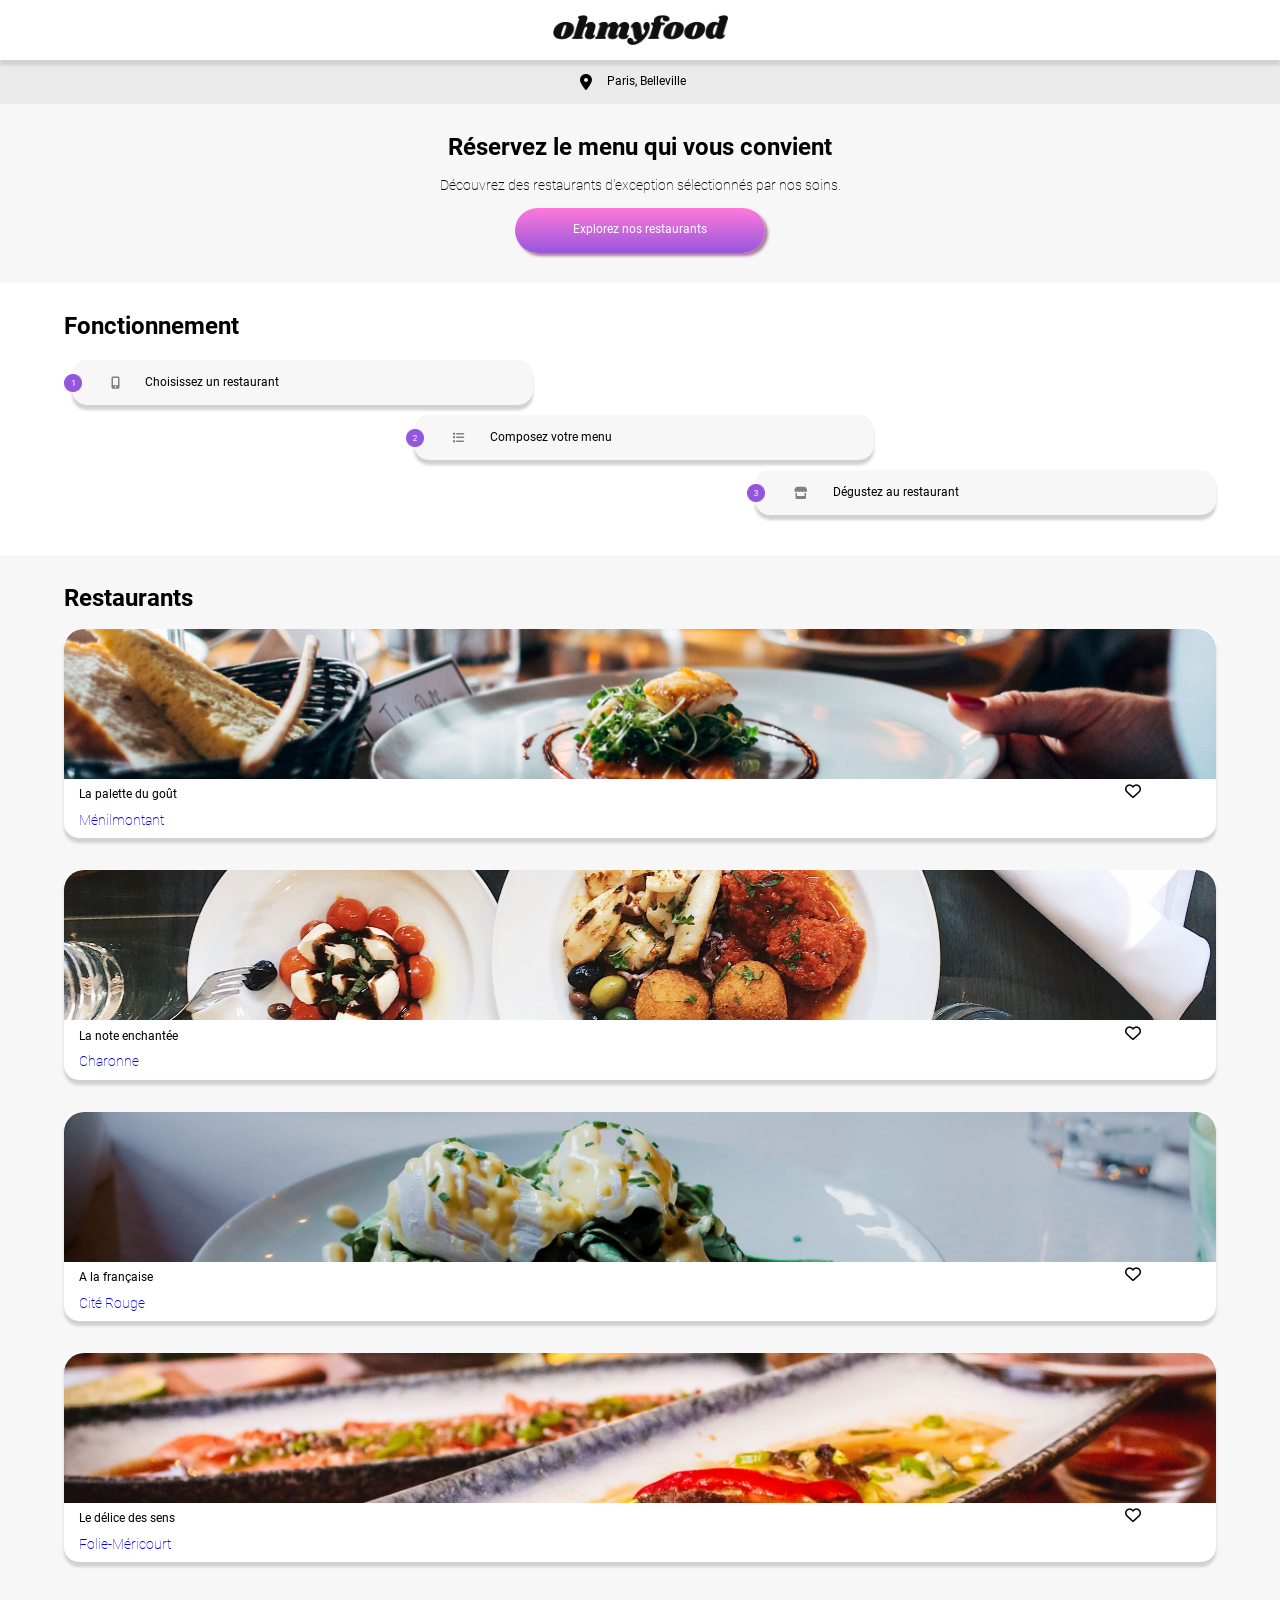
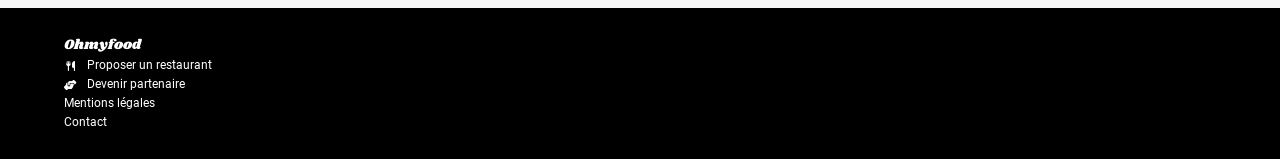
<file: index.html>
<!DOCTYPE html>
	<html lang="fr">
		<head>
			<meta charset="utf-8"> 
			<meta name="viewport" content="width=device-width, initial-scale=1">
			<meta name="google-site-verification" content="j6XGgKKsgHIxD0aOXJTt8zMawRvq0bRPNXgjfEIginU" />
			<title>Oh my food</title>
            <link rel="stylesheet" href="css/style.css">
			<link rel="stylesheet" href="https://cdnjs.cloudflare.com/ajax/libs/font-awesome/6.2.0/css/all.min.css">
		</head>
		<body id="blocpage">
			<div class="loading fd show hide">
				<div class="conteneur-anim-loading">
					<div class= "fork"><img src="images/fork.png" alt="logo fourchette"></div>
					<div class= "knife"><img src="images/knife.png" alt="logo couteau"></div>
					<div class="loading-spinner1"></div>
					<div class="loading-spinner2"></div>
				</div>
			</div>
			<header>
				<div class="fdhgris">
					<div class="fdhblanc">
						<img src="images/ohmyfood.png" alt="logo du site">
					</div>	
					<i class="fa-solid fa-location-dot ico_dot"></i>
					<h3>Paris, Belleville</h3>
				</div>	
				<div class="fdnavgris">
					<h2>Réservez le menu qui vous convient</h2>
					<div class="txt">
						<p>Découvrez des restaurants d'exception sélectionnés par nos soins.</p>
					</div>	
					<button class="BtnDeg">Explorez nos restaurants</button>
				</div>
			</header>
			<main>
				<section class="fdm1blanc">
					<div id="flexbox1">
						<h2>Fonctionnement</h2>
						<button class="btn btnf1">
							<img src="images/p1.png" alt="pastille numérotée 1">
							<i class="fa-solid fa-mobile-screen-button port"></i>
							Choisissez un restaurant
						</button>
						<button class="btn btnf2">
							<img src="images/p2.png" alt="pastille numérotée 2">
							<i class="fa-solid fa-list list"></i>
							Composez votre menu
						</button>
						<button class="btn btnf3">
							<img src="images/p3.png" alt="pastille numérotée 3">
							<i class="fa-solid fa-store store"></i>
							Dégustez au restaurant
						</button>
					</div>
				</section>
				<section class="fdm2gris">
					<div id="flexbox2">
						<h2>Restaurants</h2>
						<a href="pageLPDG.html">
						<figure class="crd crd1">
							<div class="photo"><img src="images/lpdg.jpg" alt="photo resto 1"></div>
							<figcaption>
								<div class="flexbox3">
									<h3>La palette du goût</h3>
									<div class="to-top">
										<div class="bloc-coeur">
											<i class="fa-regular fa-heart bloc-coeur"></i>
										</div>
										<div class="couleur-remplissage">
											<i class="fa-solid fa-heart couleur-remplissage"></i>
										</div>
									</div>
								</div>
								<p>Ménilmontant</p>
							</figcaption>
						</figure>
						</a>
						<a href="pageLNE.html">
						<figure class="crd crd2">
							<div class="photo"><img src="images/lne.jpg" alt="photo resto 2"></div>
							<figcaption>
								<div class="flexbox3"> 
									<h3>La note enchantée</h3>
									<div class="to-top">
										<div class="bloc-coeur"><i class="fa-regular fa-heart bloc-coeur"></i></div>
										<div class="couleur-remplissage"><i class="fa-solid fa-heart couleur-remplissage"></i></div>
									</div>
								</div>
								<p>Charonne</p>
							</figcaption>
						</figure>
						</a>
						<a href="pageALF.html">
							<figure class="crd crd3">
							<div class="photo"><img src="images/alf.jpg" alt="photo resto 3"></div>
							<figcaption>
								<div class="flexbox3"> 
									<h3>A la française</h3>
									<div class="to-top">
										<div class="bloc-coeur"><i class="fa-regular fa-heart bloc-coeur"></i></div>
										<div class="couleur-remplissage"><i class="fa-solid fa-heart couleur-remplissage"></i></div>
									</div>
								</div>	
								<p>Cité Rouge</p>
							</figcaption>
						</figure></a>
						<a href="pageLDDS.html">
						<figure class="crd crd4">
							<div class="photo"><img src="images/ldds.jpg" alt="photo resto 4"></div>
							<figcaption>
								<div class="flexbox3">
									<h3>Le délice des sens</h3>
									<div class="to-top">
										<div class="bloc-coeur"><i class="fa-regular fa-heart bloc-coeur"></i></div>
										<div class="couleur-remplissage"><i class="fa-solid fa-heart couleur-remplissage"></i></div>
									</div>
								</div>
								<p>Folie-Méricourt</p>
							</figcaption>
						</figure>
						</a>
					</div>
				</section>
			</main>
			<footer>
				<div class="fdfnoir">
					<div id="flexbox3">
						<h1>Ohmyfood</h1>
						<ul>
							<li><i class="fa-solid fa-utensils fa-fw couverts"></i><h3>Proposer un restaurant</h3></li>
							<li><i class="fa-solid fa-handshake-angle fa-fw mains"></i><h3>Devenir partenaire</h3></li>
							<li><h3>Mentions légales</h3></li>
							<li><a href="mailto:s.client.ohmyfood@gmail.com"><h3>Contact</h3></a></li>
						</ul>
					</div>
				</div>
			</footer>	
		</body>
	</html>
</file>
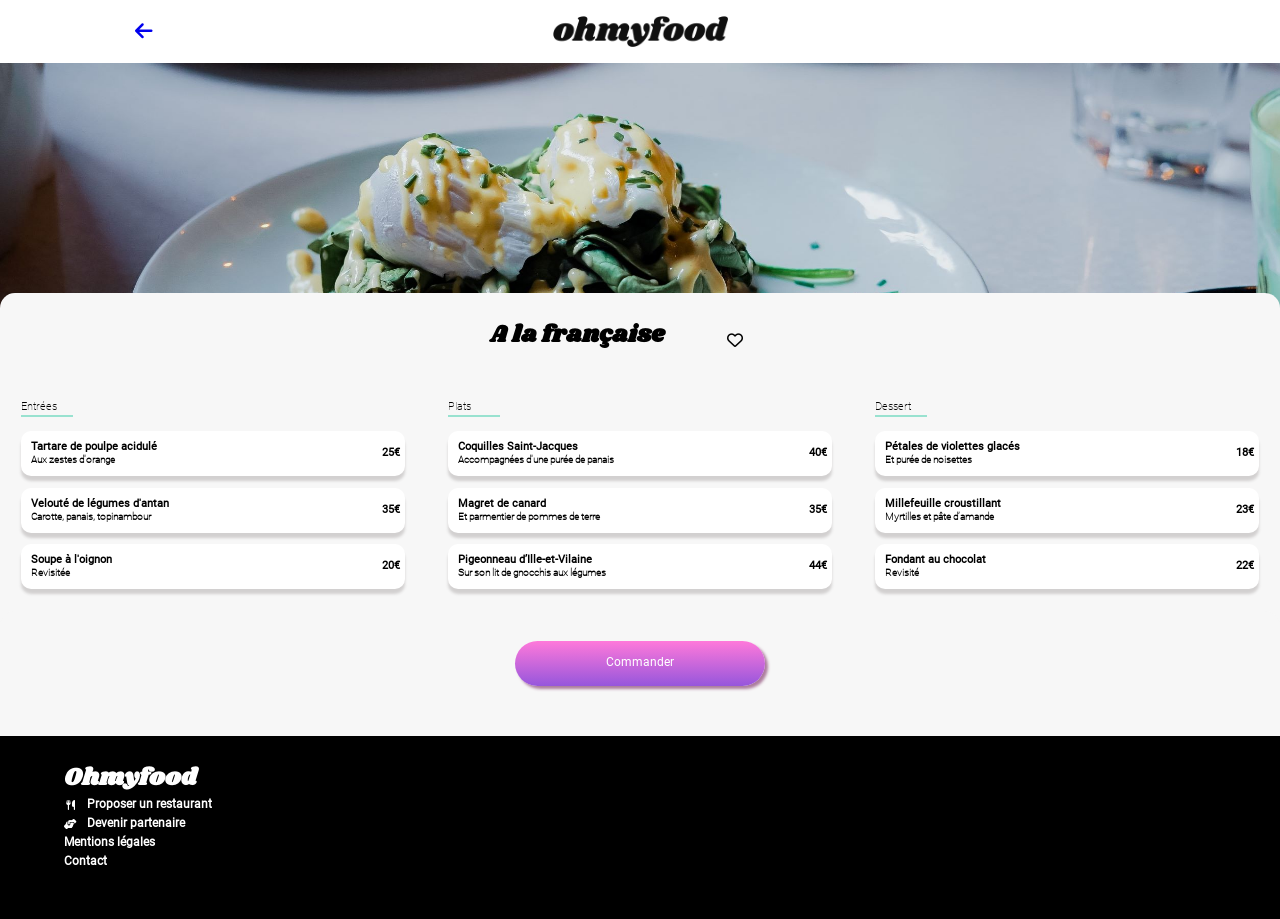
<file: pageALF.html>
<!DOCTYPE html>
	<html lang="fr">
		<head>
			<meta charset="utf-8"> 
			<meta name="viewport" content="width=device-width, initial-scale=1">
			<title>Ohmyfood - A la française</title>
            <link rel="stylesheet" href="css/style2.css">
            <link rel="stylesheet" href="https://cdnjs.cloudflare.com/ajax/libs/font-awesome/6.2.0/css/all.min.css">
		</head>
		<body id="blocpage">
			<header>
                <div id="fdhblanc">
                    <div id="flexboxnav">
                        <nav><a href="index.html"><i class="fa-solid fa-arrow-left precedent"></i></a></nav>
                        <img src="images/ohmyfood.png" alt="logo du site">
                    </div>
				</div>
            </header>
            <main>
                <div class="fdmgris">
                    <div id="photosplash">
                        <img src="images/alf.jpg" alt="photo d'un plat du restaurant">
                    </div>  
                </div>
                <section class="fdmgris2">
                    <div id="flexboxTALF">
                        <h1>A la française</h1>
                        <div class="to-top">
                            <div class="bloc-coeur"><i class="fa-regular fa-heart bloc-coeur"></i></div>
                            <div class="couleur-remplissage"><i class="fa-solid fa-heart couleur-remplissage"></i></div>
                        </div>
                    </div> 
                    <div id="FlexboxTitréflex">
                        <div class="Titréflex">
                            <div class="tbdverts">
                                <p>Entrées</p>
                                <div class="brdvert"></div>
                            </div>    
                            <div class="flexboxcrds">
                                <div class="crdchoix">
                                    <div class="ColPlat">
                                        <h3>Tartare de poulpe acidulé</h3>
                                        <h6>Aux zestes d'orange</h6></div>
                                    <div class="ColPrix">
                                        <h3>25€</h3></div>
                                    <div class="ColTic">
                                        <i class="fa-solid fa-circle-check"></i>
                                    </div>
                                </div>
                                <div class="crdchoix">
                                    <div class="ColPlat">
                                        <h3>Velouté de légumes d'antan</h3>
                                        <h6>Carotte, panais, topinambour</h6></div>
                                    <div class="ColPrix">
                                        <h3>35€</h3></div>
                                    <div class="ColTic">
                                        <i class="fa-solid fa-circle-check"></i>
                                    </div>
                                </div>
                                <div class="crdchoix">
                                    <div class="ColPlat">
                                        <h3>Soupe à l'oignon</h3>
                                        <h6>Revisitée</h6></div>
                                    <div class="ColPrix">
                                        <h3>20€</h3></div>
                                    <div class="ColTic">
                                        <i class="fa-solid fa-circle-check"></i>
                                    </div>
                                </div>
                            </div>
                        </div>
                        <div class="Titréflex">
                            <div class="tbdverts">   
                                <p>Plats</p>    
                                <div class="brdvert"></div>
                            </div>
                            <div class="flexboxcrds">
                                <div class="crdchoix">
                                    <div class="ColPlat">
                                        <h3>Coquilles Saint-Jacques</h3>
                                        <h6>Accompagnées d'une purée de panais</h6></div>
                                    <div class="ColPrix">
                                        <h3>40€</h3></div>
                                    <div class="ColTic">
                                        <i class="fa-solid fa-circle-check"></i>
                                    </div>
                                </div>
                                <div class="crdchoix">
                                    <div class="ColPlat">
                                        <h3>Magret de canard</h3>
                                        <h6>Et parmentier de pommes de terre</h6></div>
                                    <div class="ColPrix">
                                        <h3>35€</h3></div>
                                    <div class="ColTic">
                                        <i class="fa-solid fa-circle-check"></i>
                                    </div>
                                </div>
                                <div class="crdchoix">
                                    <div class="ColPlat">
                                        <h3>Pigeonneau d’Ille-et-Vilaine</h3>
                                        <h6>Sur son lit de gnocchis aux légumes</h6></div>
                                    <div class="ColPrix">
                                        <h3>44€</h3></div>
                                    <div class="ColTic">
                                        <i class="fa-solid fa-circle-check"></i>
                                    </div>
                                </div>
                            </div>
                        </div>    
                        <div class="Titréflex">        
                            <div class="tbdverts">
                                <p>Dessert</p>
                                <div class="brdvert"></div>
                            </div>
                            <div class="flexboxcrds">
                                <div class="crdchoix">
                                    <div class="ColPlat">
                                        <h3>Pétales de violettes glacés</h3>
                                        <h6>Et purée de noisettes</h6></div>
                                    <div class="ColPrix">
                                        <h3>18€</h3></div>
                                    <div class="ColTic">
                                        <i class="fa-solid fa-circle-check"></i>
                                    </div>
                                </div>
                                <div class="crdchoix">
                                    <div class="ColPlat">
                                        <h3>Millefeuille croustillant</h3>
                                        <h6>Myrtilles et pâte d’amande</h6></div>
                                    <div class="ColPrix">
                                        <h3>23€</h3></div>
                                    <div class="ColTic">
                                        <i class="fa-solid fa-circle-check"></i>
                                    </div>
                                </div>
                                <div class="crdchoix">
                                    <div class="ColPlat">
                                        <h3>Fondant au chocolat</h3>
                                        <h6>Revisité</h6></div>
                                    <div class="ColPrix">
                                        <h3>22€</h3></div>
                                    <div class="ColTic">
                                        <i class="fa-solid fa-circle-check"></i>
                                    </div>
                                </div>
                            </div>
                        </div>       
                    </div> 
                    <div id="btnCom">
                        <button>Commander</button>      
                    </div>
                </section>
            </main>
            <footer>
                <div class="fdfnoir">
					<div id="flexbox3">
						<h5>Ohmyfood</h5>
						<ul>
							<li><i class="fa-solid fa-utensils fa-fw couverts"></i><h4>Proposer un restaurant</h4></li>
							<li><i class="fa-solid fa-handshake-angle fa-fw mains"></i><h4>Devenir partenaire</h4></li>
							<li><h4>Mentions légales</h4></li>
							<li><a href="mailto:s.client.ohmyfood@gmail.com"><h4>Contact</h4></a></li>
						</ul>
					</div>
				</div>
            </footer>
        </body>
    </html>
</file>
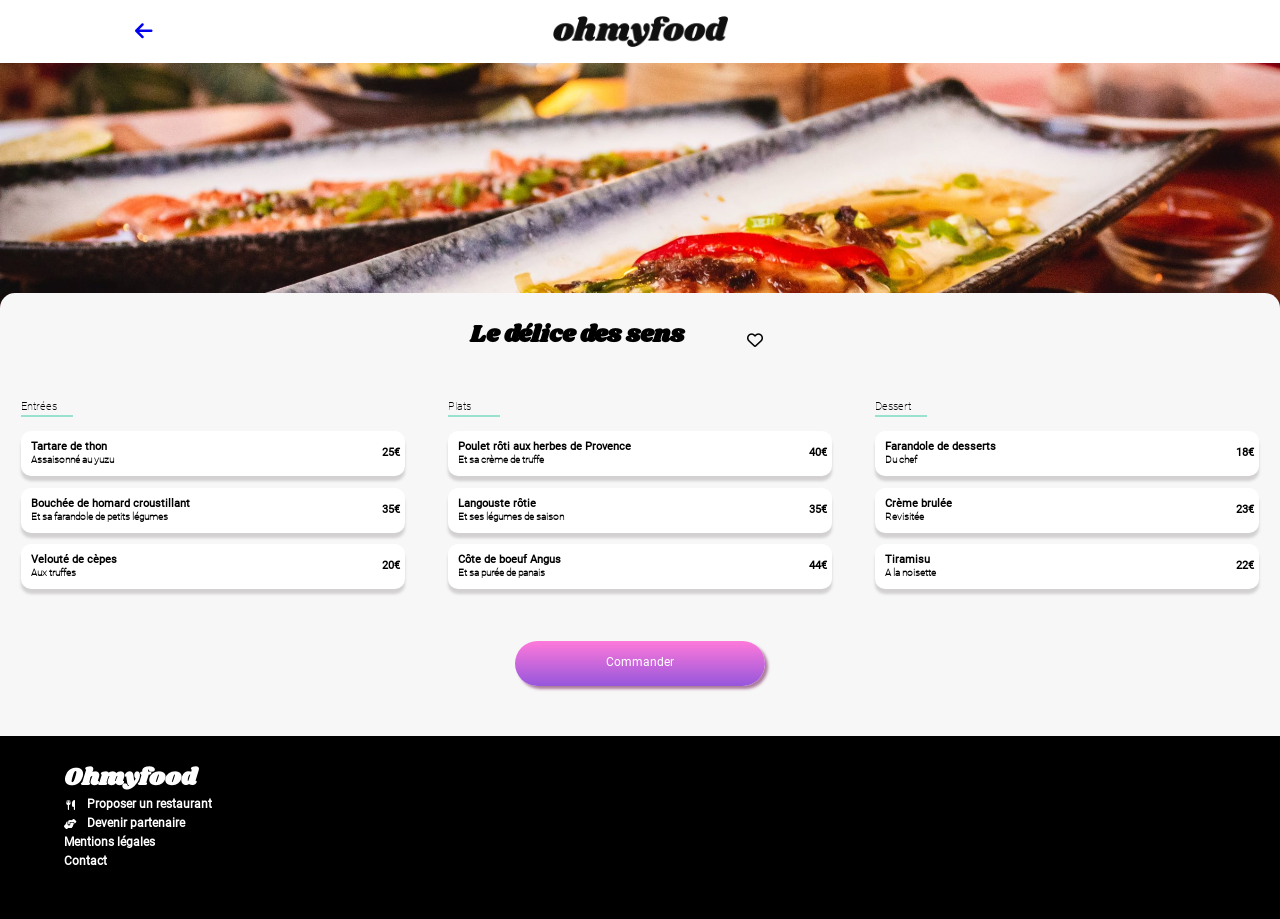
<file: pageLDDS.html>
<!DOCTYPE html>
	<html lang="fr">
		<head>
			<meta charset="utf-8"> 
			<meta name="viewport" content="width=device-width, initial-scale=1">
			<title>Ohmyfood - Le délice des sens</title>
            <link rel="stylesheet" href="css/style2.css">
            <link rel="stylesheet" href="https://cdnjs.cloudflare.com/ajax/libs/font-awesome/6.2.0/css/all.min.css">
		</head>
		<body id="blocpage">
			<header>
                <div id="fdhblanc">
                    <div id="flexboxnav">
                        <nav><a href="index.html"><i class="fa-solid fa-arrow-left precedent"></i></a></nav>
                        <img src="images/ohmyfood.png" alt="logo du site">
                    </div>
				</div>
            </header>
            <main>
                <div class="fdmgris">
                    <div id="photosplash">
                        <img src="images/ldds.jpg" alt="photo d'un plat du restaurant">
                    </div>  
                </div>
                <section class="fdmgris2">
                    <div id="flexboxTALF">
                        <h1>Le délice des sens</h1>
                        <div class="to-top">
                            <div class="bloc-coeur"><i class="fa-regular fa-heart bloc-coeur"></i></div>
                            <div class="couleur-remplissage"><i class="fa-solid fa-heart couleur-remplissage"></i></div>
                        </div>
                    </div> 
                    <div id="FlexboxTitréflex">
                        <div class="Titréflex">
                            <div class="tbdverts">
                                <p>Entrées</p>
                                <div class="brdvert"></div>
                            </div>    
                            <div class="flexboxcrds">
                                <div class="crdchoix">
                                    <div class="ColPlat">
                                        <h3>Tartare de thon</h3>
                                        <h6>Assaisonné au yuzu</h6></div>
                                    <div class="ColPrix">
                                        <h3>25€</h3></div>
                                    <div class="ColTic">
                                        <i class="fa-solid fa-circle-check"></i>
                                    </div>
                                </div>
                                <div class="crdchoix">
                                    <div class="ColPlat">
                                        <h3>Bouchée de homard croustillant</h3>
                                        <h6>Et sa farandole de petits légumes</h6></div>
                                    <div class="ColPrix">
                                        <h3>35€</h3></div>
                                    <div class="ColTic">
                                        <i class="fa-solid fa-circle-check"></i>
                                    </div>
                                </div>
                                <div class="crdchoix">
                                    <div class="ColPlat">
                                        <h3>Velouté de cèpes</h3>
                                        <h6>Aux truffes</h6></div>
                                    <div class="ColPrix">
                                        <h3>20€</h3></div>
                                    <div class="ColTic">
                                        <i class="fa-solid fa-circle-check"></i>
                                    </div>
                                </div>
                            </div>
                        </div>
                        <div class="Titréflex">
                            <div class="tbdverts">   
                                <p>Plats</p>    
                                <div class="brdvert"></div>
                            </div>
                            <div class="flexboxcrds">
                                <div class="crdchoix">
                                    <div class="ColPlat">
                                        <h3>Poulet rôti aux herbes de Provence </h3>
                                        <h6>Et sa crème de truffe</h6></div>
                                    <div class="ColPrix">
                                        <h3>40€</h3></div>
                                    <div class="ColTic">
                                        <i class="fa-solid fa-circle-check"></i>
                                    </div>
                                </div>
                                <div class="crdchoix">
                                    <div class="ColPlat">
                                        <h3>Langouste rôtie</h3>
                                        <h6>Et ses légumes de saison</h6></div>
                                    <div class="ColPrix">
                                        <h3>35€</h3></div>
                                    <div class="ColTic">
                                        <i class="fa-solid fa-circle-check"></i>
                                    </div>
                                </div>
                                <div class="crdchoix">
                                    <div class="ColPlat">
                                        <h3>Côte de boeuf Angus</h3>
                                        <h6>Et sa purée de panais</h6></div>
                                    <div class="ColPrix">
                                        <h3>44€</h3></div>
                                    <div class="ColTic">
                                        <i class="fa-solid fa-circle-check"></i>
                                    </div>
                                </div>
                            </div>
                        </div>    
                        <div class="Titréflex">        
                            <div class="tbdverts">
                                <p>Dessert</p>
                                <div class="brdvert"></div>
                            </div>
                            <div class="flexboxcrds">
                                <div class="crdchoix">
                                    <div class="ColPlat">
                                        <h3>Farandole de desserts</h3>
                                        <h6>Du chef</h6></div>
                                    <div class="ColPrix">
                                        <h3>18€</h3></div>
                                    <div class="ColTic">
                                        <i class="fa-solid fa-circle-check"></i>
                                    </div>
                                </div>
                                <div class="crdchoix">
                                    <div class="ColPlat">
                                        <h3>Crème brulée </h3>
                                        <h6>Revisitée</h6></div>
                                    <div class="ColPrix">
                                        <h3>23€</h3></div>
                                    <div class="ColTic">
                                        <i class="fa-solid fa-circle-check"></i>
                                    </div>
                                </div>
                                <div class="crdchoix">
                                    <div class="ColPlat">
                                        <h3>Tiramisu</h3>
                                        <h6>A la noisette</h6></div>
                                    <div class="ColPrix">
                                        <h3>22€</h3></div>
                                    <div class="ColTic">
                                        <i class="fa-solid fa-circle-check"></i>
                                    </div>
                                </div>
                            </div>
                        </div>       
                    </div> 
                    <div id="btnCom">
                        <button>Commander</button>      
                    </div>
                </section>
            </main>
            <footer>
                <div class="fdfnoir">
					<div id="flexbox3">
						<h5>Ohmyfood</h5>
						<ul>
							<li><i class="fa-solid fa-utensils fa-fw couverts"></i><h4>Proposer un restaurant</h4></li>
							<li><i class="fa-solid fa-handshake-angle fa-fw mains"></i><h4>Devenir partenaire</h4></li>
							<li><h4>Mentions légales</h4></li>
							<li><a href="mailto:s.client.ohmyfood@gmail.com"><h4>Contact</h4></a></li>
						</ul>
					</div>
				</div>
            </footer>
        </body>
    </html>
</file>
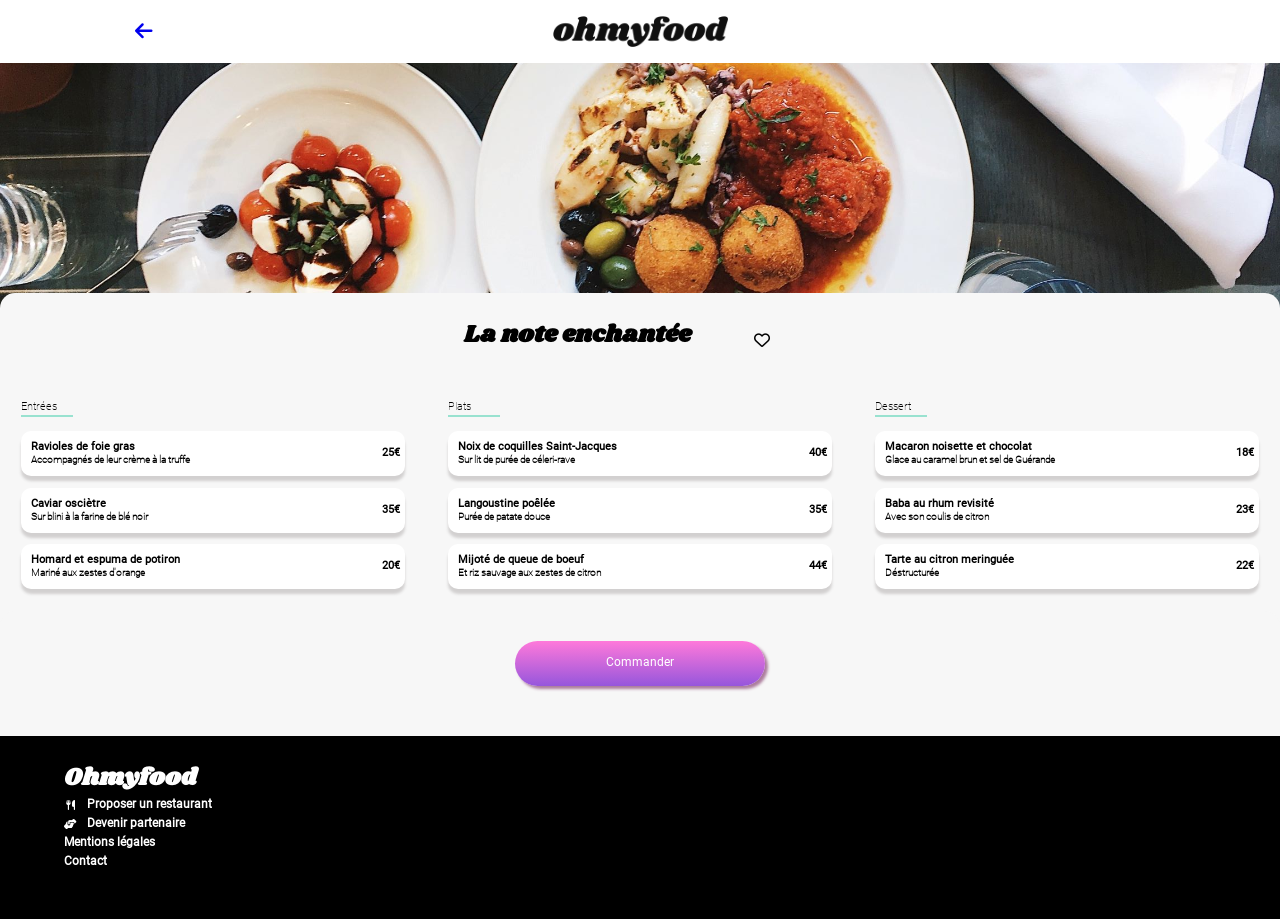
<file: pageLNE.html>
<!DOCTYPE html>
	<html lang="fr">
		<head>
			<meta charset="utf-8"> 
			<meta name="viewport" content="width=device-width, initial-scale=1">
			<title>Ohmyfood - La note enchantée</title>
            <link rel="stylesheet" href="css/style2.css">
            <link rel="stylesheet" href="https://cdnjs.cloudflare.com/ajax/libs/font-awesome/6.2.0/css/all.min.css">
		</head>
		<body id="blocpage">
			<header>
                <div id="fdhblanc">
                    <div id="flexboxnav">
                        <nav><a href="index.html"><i class="fa-solid fa-arrow-left precedent"></i></a></nav>
                        <img src="images/ohmyfood.png" alt="logo du site">
                    </div>
				</div>
            </header>
            <main>
                <div class="fdmgris">
                    <div id="photosplash">
                        <img src="images/lne.jpg" alt="photo d'un plat du restaurant">
                    </div>  
                </div>
                <section class="fdmgris2">
                    <div id="flexboxTALF">
                        <h1>La note enchantée</h1>
                        <div class="to-top">
                            <div class="bloc-coeur"><i class="fa-regular fa-heart bloc-coeur"></i></div>
                            <div class="couleur-remplissage"><i class="fa-solid fa-heart couleur-remplissage"></i></div>
                        </div>
                    </div> 
                    <div id="FlexboxTitréflex">
                        <div class="Titréflex">
                            <div class="tbdverts">
                                <p>Entrées</p>
                                <div class="brdvert"></div>
                            </div>    
                            <div class="flexboxcrds">
                                <div class="crdchoix">
                                    <div class="ColPlat">
                                        <h3>Ravioles de foie gras</h3>
                                        <h6>Accompagnés de leur crème à la truffe</h6></div>
                                    <div class="ColPrix">
                                        <h3>25€</h3></div>
                                    <div class="ColTic">
                                        <i class="fa-solid fa-circle-check"></i>
                                    </div>
                                </div>
                                <div class="crdchoix">
                                    <div class="ColPlat">
                                        <h3>Caviar osciètre</h3>
                                        <h6>Sur blini à la farine de blé noir</h6></div>
                                    <div class="ColPrix">
                                        <h3>35€</h3></div>
                                    <div class="ColTic">
                                        <i class="fa-solid fa-circle-check"></i>
                                    </div>
                                </div>
                                <div class="crdchoix">
                                    <div class="ColPlat">
                                        <h3>Homard et espuma de potiron</h3>
                                        <h6>Mariné aux zestes d'orange</h6></div>
                                    <div class="ColPrix">
                                        <h3>20€</h3></div>
                                    <div class="ColTic">
                                        <i class="fa-solid fa-circle-check"></i>
                                    </div>
                                </div>
                            </div>
                        </div>
                        <div class="Titréflex">
                            <div class="tbdverts">   
                                <p>Plats</p>    
                                <div class="brdvert"></div>
                            </div>
                            <div class="flexboxcrds">
                                <div class="crdchoix">
                                    <div class="ColPlat">
                                        <h3>Noix de coquilles Saint-Jacques</h3>
                                        <h6>Sur lit de purée de céleri-rave</h6></div>
                                    <div class="ColPrix">
                                        <h3>40€</h3></div>
                                    <div class="ColTic">
                                        <i class="fa-solid fa-circle-check"></i>
                                    </div>
                                </div>
                                <div class="crdchoix">
                                    <div class="ColPlat">
                                        <h3>Langoustine poêlée</h3>
                                        <h6>Purée de patate douce</h6></div>
                                    <div class="ColPrix">
                                        <h3>35€</h3></div>
                                    <div class="ColTic">
                                        <i class="fa-solid fa-circle-check"></i>
                                    </div>
                                </div>
                                <div class="crdchoix">
                                    <div class="ColPlat">
                                        <h3>Mijoté de queue de boeuf </h3>
                                        <h6>Et riz sauvage aux zestes de citron</h6></div>
                                    <div class="ColPrix">
                                        <h3>44€</h3></div>
                                    <div class="ColTic">
                                        <i class="fa-solid fa-circle-check"></i>
                                    </div>
                                </div>
                            </div>
                        </div>    
                        <div class="Titréflex">        
                            <div class="tbdverts">
                                <p>Dessert</p>
                                <div class="brdvert"></div>
                            </div>
                            <div class="flexboxcrds">
                                <div class="crdchoix">
                                    <div class="ColPlat">
                                        <h3>Macaron noisette et chocolat</h3>
                                        <h6>Glace au caramel brun et sel de Guérande</h6></div>
                                    <div class="ColPrix">
                                        <h3>18€</h3></div>
                                    <div class="ColTic">
                                        <i class="fa-solid fa-circle-check"></i>
                                    </div>
                                </div>
                                <div class="crdchoix">
                                    <div class="ColPlat">
                                        <h3>Baba au rhum revisité</h3>
                                        <h6>Avec son coulis de citron</h6></div>
                                    <div class="ColPrix">
                                        <h3>23€</h3></div>
                                    <div class="ColTic">
                                        <i class="fa-solid fa-circle-check"></i>
                                    </div>
                                </div>
                                <div class="crdchoix">
                                    <div class="ColPlat">
                                        <h3>Tarte au citron meringuée </h3>
                                        <h6>Déstructurée</h6></div>
                                    <div class="ColPrix">
                                        <h3>22€</h3></div>
                                    <div class="ColTic">
                                        <i class="fa-solid fa-circle-check"></i>
                                    </div>
                                </div>
                            </div>
                        </div>       
                    </div> 
                    <div id="btnCom">
                        <button>Commander</button>      
                    </div>
                </section>
            </main>
            <footer>
                <div class="fdfnoir">
					<div id="flexbox3">
						<h5>Ohmyfood</h5>
						<ul>
							<li><i class="fa-solid fa-utensils fa-fw couverts"></i><h4>Proposer un restaurant</h4></li>
							<li><i class="fa-solid fa-handshake-angle fa-fw mains"></i><h4>Devenir partenaire</h4></li>
							<li><h4>Mentions légales</h4></li>
							<li><a href="mailto:s.client.ohmyfood@gmail.com"><h4>Contact</h4></a></li>
						</ul>
					</div>
				</div>
            </footer>
        </body>
    </html>
</file>
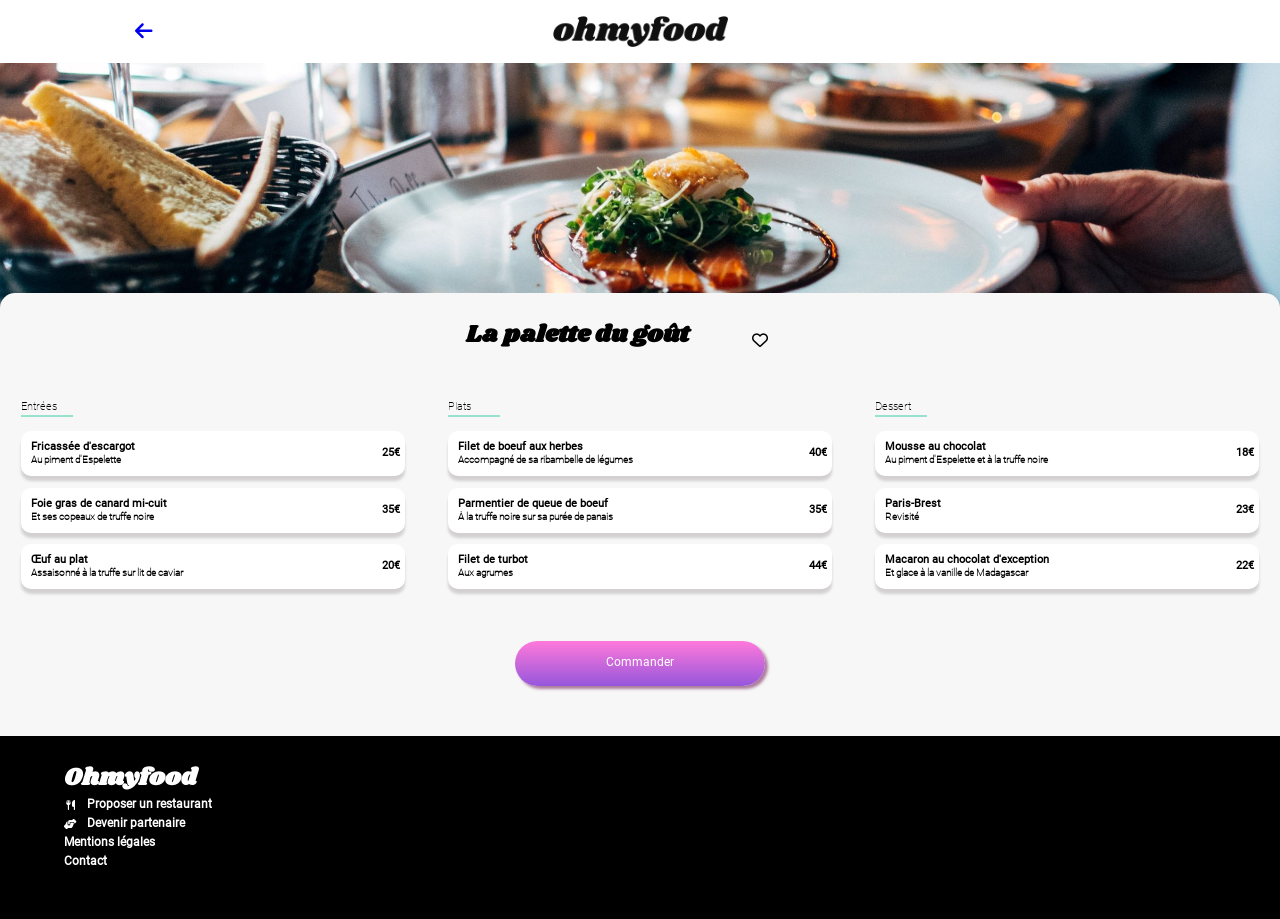
<file: pageLPDG.html>
<!DOCTYPE html>
	<html lang="fr">
		<head>
			<meta charset="utf-8"> 
			<meta name="viewport" content="width=device-width, initial-scale=1">
			<title>Ohmyfood - La palette du goût</title>
            <link rel="stylesheet" href="css/style2.css">
            <link rel="stylesheet" href="https://cdnjs.cloudflare.com/ajax/libs/font-awesome/6.2.0/css/all.min.css">
		</head>
		<body id="blocpage">
			<header>
                <div id="fdhblanc">
                    <div id="flexboxnav">
                        <nav><a href="index.html"><i class="fa-solid fa-arrow-left precedent"></i></a></nav>
                        <img src="images/ohmyfood.png" alt="logo du site">
                    </div>
				</div>
            </header>
            <main>
                <div class="fdmgris">
                    <div id="photosplash">
                        <img src="images/lpdg.jpg" alt="photo d'un plat du restaurant">
                    </div>  
                </div>
                <section class="fdmgris2">
                    <div id="flexboxTALF">
                        <h1>La palette du goût</h1>
                        <div class="to-top">
                            <div class="bloc-coeur"><i class="fa-regular fa-heart bloc-coeur"></i></div>
                            <div class="couleur-remplissage"><i class="fa-solid fa-heart couleur-remplissage"></i></div>
                        </div>
                    </div> 
                    <div id="FlexboxTitréflex">
                        <div class="Titréflex">
                            <div class="tbdverts">
                                <p>Entrées</p>
                                <div class="brdvert"></div>
                            </div>    
                            <div class="flexboxcrds">
                                <div class="crdchoix">
                                    <div class="ColPlat">
                                        <h3>Fricassée d'escargot</h3>
                                        <h6>Au piment d'Espelette</h6></div>
                                    <div class="ColPrix">
                                        <h3>25€</h3></div>
                                    <div class="ColTic">
                                        <i class="fa-solid fa-circle-check"></i>
                                    </div>
                                </div>
                                <div class="crdchoix">
                                    <div class="ColPlat">
                                        <h3>Foie gras de canard mi-cuit</h3>
                                        <h6>Et ses copeaux de truffe noire</h6></div>
                                    <div class="ColPrix">
                                        <h3>35€</h3></div>
                                    <div class="ColTic">
                                        <i class="fa-solid fa-circle-check"></i>
                                    </div>
                                </div>
                                <div class="crdchoix">
                                    <div class="ColPlat">
                                        <h3>Œuf au plat</h3>
                                        <h6>Assaisonné à la truffe sur lit de caviar</h6></div>
                                    <div class="ColPrix">
                                        <h3>20€</h3></div>
                                    <div class="ColTic">
                                        <i class="fa-solid fa-circle-check"></i>
                                    </div>
                                </div>
                            </div>
                        </div>
                        <div class="Titréflex">
                            <div class="tbdverts">   
                                <p>Plats</p>    
                                <div class="brdvert"></div>
                            </div>
                            <div class="flexboxcrds">
                                <div class="crdchoix">
                                    <div class="ColPlat">
                                        <h3>Filet de boeuf aux herbes</h3>
                                        <h6>Accompagné de sa ribambelle de légumes</h6></div>
                                    <div class="ColPrix">
                                        <h3>40€</h3></div>
                                    <div class="ColTic">
                                        <i class="fa-solid fa-circle-check"></i>
                                    </div>
                                </div>
                                <div class="crdchoix">
                                    <div class="ColPlat">
                                        <h3>Parmentier de queue de boeuf</h3>
                                        <h6>À la truffe noire sur sa purée de panais</h6></div>
                                    <div class="ColPrix">
                                        <h3>35€</h3></div>
                                    <div class="ColTic">
                                        <i class="fa-solid fa-circle-check"></i>
                                    </div>
                                </div>
                                <div class="crdchoix">
                                    <div class="ColPlat">
                                        <h3>Filet de turbot</h3>
                                        <h6>Aux agrumes</h6></div>
                                    <div class="ColPrix">
                                        <h3>44€</h3></div>
                                    <div class="ColTic">
                                        <i class="fa-solid fa-circle-check"></i>
                                    </div>
                                </div>
                            </div>
                        </div>    
                        <div class="Titréflex">        
                            <div class="tbdverts">
                                <p>Dessert</p>
                                <div class="brdvert"></div>
                            </div>
                            <div class="flexboxcrds">
                                <div class="crdchoix">
                                    <div class="ColPlat">
                                        <h3>Mousse au chocolat </h3>
                                        <h6>Au piment d'Espelette et à la truffe noire</h6></div>
                                    <div class="ColPrix">
                                        <h3>18€</h3></div>
                                    <div class="ColTic">
                                        <i class="fa-solid fa-circle-check"></i>
                                    </div>
                                </div>
                                <div class="crdchoix">
                                    <div class="ColPlat">
                                        <h3>Paris-Brest</h3>
                                        <h6>Revisité</h6></div>
                                    <div class="ColPrix">
                                        <h3>23€</h3></div>
                                    <div class="ColTic">
                                        <i class="fa-solid fa-circle-check"></i>
                                    </div>
                                </div>
                                <div class="crdchoix">
                                    <div class="ColPlat">
                                        <h3>Macaron au chocolat d'exception</h3>
                                        <h6>Et glace à la vanille de Madagascar</h6></div>
                                    <div class="ColPrix">
                                        <h3>22€</h3></div>
                                    <div class="ColTic">
                                        <i class="fa-solid fa-circle-check"></i>
                                    </div>
                                </div>
                            </div>
                        </div>       
                    </div> 
                    <div id="btnCom">
                        <button>Commander</button>      
                    </div>
                </section>
            </main>
            <footer>
                <div class="fdfnoir">
					<div id="flexbox3">
						<h5>Ohmyfood</h5>
						<ul>
							<li><i class="fa-solid fa-utensils fa-fw couverts"></i><h4>Proposer un restaurant</h4></li>
							<li><i class="fa-solid fa-handshake-angle fa-fw mains"></i><h4>Devenir partenaire</h4></li>
							<li><h4>Mentions légales</h4></li>
							<li><a href="mailto:s.client.ohmyfood@gmail.com"><h4>Contact</h4></a></li>
						</ul>
					</div>
				</div>
            </footer>
        </body>
    </html>
</file>
<file: css/style.css>
/*! normalize.css v8.0.1 | MIT License | githutnde.com/necolas/normalize.css */

/* Document
   ========================================================================== */

/**
 * 1. Correct the line height in all browsers.
 * 2. Prevent adjustments of font size after orientation changes in iOS.
 */

 html {
	line-height: 1.15; /* 1 */
	-webkit-text-size-adjust: 100%; /* 2 */
  }
  
  /* Sections
	 ========================================================================== */
  
  /**
   * Remove the margin in all browsers.
   */
  
  body {
	margin: 0;
  }
  
  /**
   * Render the `main` element consistently in IE.
   */
  
  main {
	display: block;
  }
  
  /**
   * Correct the font size and margin on `h1` elements within `section` and
   * `article` contexts in Chrome, Firefox, and Safari.
   */
  
  h1 {
	font-size: 2em;
	margin: 0.67em 0;
  }
  
  /* Grouping content
	 ========================================================================== */
  
  /**
   * 1. Add the correct box sizing in Firefox.
   * 2. Show the overflow in Edge and IE.
   ___________________________________________________________"trait horizontal"
   */
  
  hr {
	box-sizing: content-box; /* 1 */
	height: 0; /* 1 */
	overflow: visible; /* 2 */
  }
  
  /**
   * 1. Correct the inheritance and scaling of font size in all browsers.
   * 2. Correct the odd `em` font sizing in all browsers.
  ____________________ "préformater du code : montrer qu'on code sur une page web"
   */
  
  pre {
	font-family: monospace, monospace; /* 1 */
	font-size: 1em; /* 2 */
  }
  
  /* Text-level semantics
	 ========================================================================== */
  
  /**
   * Remove the gray background on active links in IE 10.
   */
  
  a {
	background-color: transparent;
  }
  
  /**
   * 1. Remove the bottom border in Chrome 57-
   * 2. Add the correct text decoration in Chrome, Edge, IE, Opera, and Safari.
   */
  
  abbr[title] {
	border-bottom: none; /* 1 */
	text-decoration: underline; /* 2 */
	text-decoration: underline dotted; /* 2 */
  }
  
  /**
   * Add the correct font weight in Chrome, Edge, and Safari.
   */
  
  b,
  strong {
	font-weight: bolder;
  }
  
  /**
   * 1. Correct the inheritance and scaling of font size in all browsers.
   * 2. Correct the odd `em` font sizing in all browsers.
   */
  
  code,
  kbd,
  samp {
	font-family: monospace, monospace; /* 1 */
	font-size: 1em; /* 2 */
  }
  
  /**
   * Add the correct font size in all browsers.
   */
  
  small {
	font-size: 80%;
  }
  
  /**
   * Prevent `sub` and `sup` elements from affecting the line height in
   * all browsers.

   ____________________________________________________________________exposant
   */
  
  sub,
  sup {
	font-size: 75%;
	line-height: 0;
	position: relative;
	vertical-align: baseline;
  }
  
  sub {
	bottom: -0.25em;
  }
  
  sup {
	top: -0.5em;
  }
  
  /* Embedded content
	 ========================================================================== */
  
  /**
   * Remove the border on images inside links in IE 10.
   */
  
  img {
	border-style: none;
  }
  
  /* Forms
	 ========================================================================== */
  
  /**
   * 1. Change the font styles in all browsers.
   * 2. Remove the margin in Firefox and Safari.
   */
  
  button,
  input,
  optgroup,
  select,
  textarea {
	font-family: inherit; /* 1 */
	font-size: 100%; /* 1 */
	line-height: 1.15; /* 1 */
	margin: 0; /* 2 */
  }
  
  /**
   * Show the overflow in IE.
   * 1. Show the overflow in Edge.
   */
  
  button,
  input { /* 1 */
	overflow: visible;
  }
  
  /**
   * Remove the inheritance of text transform in Edge, Firefox, and IE.
   * 1. Remove the inheritance of text transform in Firefox.
   */
  
  button,
  select { /* 1 */
	text-transform: none;
  }
  
  /**
   * Correct the inability to style clickable types in iOS and Safari.
   */
  
  button,
  [type="button"],
  [type="reset"],
  [type="submit"] {
	-webkit-appearance: button;
  }
  
  /**
   * Remove the inner border and padding in Firefox.
   */
  
  button::-moz-focus-inner,
  [type="button"]::-moz-focus-inner,
  [type="reset"]::-moz-focus-inner,
  [type="submit"]::-moz-focus-inner {
	border-style: none;
	padding: 0;
  }
  
  /**
   * Restore the focus styles unset by the previous rule.
   */
  
  button:-moz-focusring,
  [type="button"]:-moz-focusring,
  [type="reset"]:-moz-focusring,
  [type="submit"]:-moz-focusring {
	outline: 1px dotted ButtonText;
  }
  
  /**
   * Correct the padding in Firefox.
   */
  
  fieldset {
	padding: 0.35em 0.75em 0.625em;
  }
  
  /**
   * 1. Correct the text wrapping in Edge and IE.
   * 2. Correct the color inheritance from `fieldset` elements in IE.
   * 3. Remove the padding so developers are not caught out when they zero out
   *    `fieldset` elements in all browsers.
   */
  
  legend {
	box-sizing: border-box; /* 1 */
	color: inherit; /* 2 */
	display: table; /* 1 */
	max-width: 100%; /* 1 */
	padding: 0; /* 3 */
	white-space: normal; /* 1 */
  }
  
  /**
   * Add the correct vertical alignment in Chrome, Firefox, and Opera.
   */
  
  progress {
	vertical-align: baseline;
  }
  
  /**
   * Remove the default vertical scrollbar in IE 10+.
   */
  
  textarea {
	overflow: auto;
  }
  
  /**
   * 1. Add the correct box sizing in IE 10.
   * 2. Remove the padding in IE 10.
   */
  
  [type="checkbox"],
  [type="radio"] {
	box-sizing: border-box; /* 1 */
	padding: 0; /* 2 */
  }
  
  /**
   * Correct the cursor style of increment and decrement buttons in Chrome.
   */
  
  [type="number"]::-webkit-inner-spin-button,
  [type="number"]::-webkit-outer-spin-button {
	height: auto;
  }
  
  /**
   * 1. Correct the odd appearance in Chrome and Safari.
   * 2. Correct the outline style in Safari.
   */
  
  [type="search"] {
	-webkit-appearance: textfield; /* 1 */
	outline-offset: -2px; /* 2 */
  }
  
  /**
   * Remove the inner padding in Chrome and Safari on macOS.
   */
  
  [type="search"]::-webkit-search-decoration {
	-webkit-appearance: none;
  }
  
  /**
   * 1. Correct the inability to style clickable types in iOS and Safari.
   * 2. Change font properties to `inherit` in Safari.
   */
  
  ::-webkit-file-upload-button {
	-webkit-appearance: button; /* 1 */
	font: inherit; /* 2 */
  }
  
  /* Interactive
	 ========================================================================== */
  
  /*
   * Add the correct display in Edge, IE 10+, and Firefox.
   */
  
  details {
	display: block;
  }
  
  /*
   * Add the correct display in all browsers.
   */
  
  summary {
	display: list-item;
  }
  
  /* Misc
	 ========================================================================== */
  
  /**
   * Add the correct display in IE 10+.
   */
  
  template {
	display: none;
  }
  
  /**
   * Add the correct display in IE 10.
   */
  
  [hidden] {
	display: none;
  }
/*_________________________________________________________________________________Fin code normalize___*/


  /*==========================================================================*/
  /*==========================================================================*/
  /*==========================================================================*/

/*________________________________________________________________________________________Code CSS P3___*/


/*____________________________________________________________________________________________Polices___*/

@font-face {
    font-family:'Roboto';
    src: url('fonts/Roboto/Roboto-Regular.ttf');
}
@font-face {
    font-family:'Roboto-Thin';
    src: url('fonts/Roboto/Roboto-Thin.ttf');
}
@font-face {
  font-family:'Roboto-Bold';
  src: url('fonts/Roboto/Roboto-Bold.ttf');
}

@font-face {
  font-family: 'Shrikhand';
  src: url('fonts/Shrikhand/Shrikhand-Regular.otf');
}

h1{
  font-family: 'Shrikhand', Verdana, Geneva, Tahoma, sans-serif;
  font-size: 14px;
  margin:0px;
}

h2{
  font-family: 'Roboto-Bold', Verdana, Geneva, Tahoma, sans-serif;
  
  margin: 0px;
}


button, h3{
  font-family: 'Roboto', Verdana, Geneva, Tahoma, sans-serif;
  font-size: 12px;
  color: #000000;
  margin-top: 0px;
  margin-bottom: 0px;
}

p{font-family:'Roboto-Thin', Verdana, Geneva, Tahoma, sans-serif;
  font-size: 14px;
  margin: 0px;
}

.btn{
  font-family: 'Roboto', Verdana, Geneva, Tahoma, sans-serif;
  font-size: 12px;
  color: #ffffff;
  margin-top: 0px;
  margin-bottom: 0px;
}

ul{
  margin:0px;
  padding:0px;
}

.fdfnoir h1, h3{
  color: #ffffff;
  text-align: left;
  font-weight: 100;
}

.fdhblanc h3{
  color:#000000;
}

.fdhgris h3{
  color: #000000;
}

.fdm1blanc h3{
  color:#000000
}

.fdm2gris h3{
  color: #000000;
}
/**********************************************************************************animation loading ****/
/*********************************************************************************transition fond-vert****/
.fd{
  position: fixed;
  top: 0;
  left: 0;
  width: 100%;
  height: 100%;
  background-color: #99e2d0ff;
  opacity:0;
  transition: opacity 1s ease-in-out;
  z-index: 1000;
}


.loading {
  position: fixed;
  top: 0;
  left: 0;
  width: 100%;
  height: 100%;
  opacity: 0.75;
  animation: fadein_and_fadeout 3s ease-in-out forwards;
  z-index: 1000;
}

@keyframes fadein_and_fadeout {
  0% {
    opacity: 0.50;
    z-index: 100;
  }
  15% {
    opacity: 1;
    z-index: 100;
  }
  99% {
    opacity: 0;
    z-index: 100;
  }
  100% {
    opacity: 0;
    z-index: -100;
  }
}



/**********************************************************************************animation loading ****/
/***************************************************************************animation loading spinner****/

.conteneur-anim-loading {
  display: flex;
  justify-content: center;
  align-items: center;
  width: 100%;
  height: 100%;
  position: relative;
  /*Superposition Relative = contenir pour les cercles*/
}

.conteneur-anim-loading .loading-spinner1 {
  width: 100px;
  height: 100px;
  box-sizing: content-box;
  position: absolute;
  /*Superposition = position absolueMENT LA = même origine dpour les cercles*/
  border-radius: 50%;
  box-shadow: 0 2px 0 0 #ff79da;
  animation: anim-loading1 1s ease-in-out infinite;
}

.conteneur-anim-loading .loading-spinner2 {
  width: 40px;
  height: 40px;
  box-sizing: content-box;
  position: absolute;
  /*Superposition = position absolueMENT LA = même origine dpour les cercles*/
  border-radius: 50%;
  box-shadow: 0 3px 0 0 #9656DC;
  animation: anim-loading2 1s ease-in-out infinite;
}

@keyframes anim-loading1 {
  0% { transform: rotate(0deg)}
  /*-----------valeur positive pour faire tourner dans le sens horaire*/
  50% { transform: rotate(180deg)}
  100% { transform: rotate(360deg)}
}

@keyframes anim-loading2 {
  0% {transform: rotate(0deg)}
  /*-----------valeur négative pour faire tourner dans le sens contraire*/
  50% { transform: rotate(-180deg)}
  100% {transform: rotate(-360deg)}
}

.fork img{
  height: 20%;
  width: 20%;
  position: relative;
  left:25px;
}

.knife img{
  height: 20%;
  width: 20%;
  position: relative;
  left:42px;
}

/*____________________________________________________________________________________________Header___*/

.fdhblanc{
  display: flex;
  flex-direction: row;
  background-color:white;
  width: 100%;
  justify-content: center;
  box-shadow: 0px 5px 3px rgb(210, 208, 208);
}
    
.fdhblanc img{
  width: 175px;
  margin: 15px;
}

.fdhgris{
  display: flex;
  flex-direction: row;
  flex-wrap: wrap;
  justify-content: center;
  align-items: center;
  background-color:#eaeaeaff;
}

.fdhgris h3{
  margin: 15px;
}

.fdnavgris{
  display: flex;
  flex-direction: column;
  flex-wrap: wrap;
  align-items: center;
  background-color: #f7f7f7ff;
}

.fdnavgris h2{
  margin-left: 20%;
  margin-right: 20%;
  margin-top: 30px;
  text-align: center;
}

.fdnavgris p{
  margin: 15px;
  text-align: center;
}

.fdnavgris h3{
  margin-left:10%;
  margin-right: 10%;
  text-align: center;
  margin-bottom: 30px;
}

.fdnavgris button{
  margin-bottom: 30px;
}

.BtnDeg{
  color: #ffff;
  width: 250px;   
  height: 45px;
  background: linear-gradient(#ff79DA, #9656DC);
  border-radius: 25px 25px 25px 25px; 
  border-width: 0 0px 0 0;
  box-shadow: 3px 3px 3px #ac7c9d;
  transition: 0.2s;
} 

.BtnDeg:hover{
  color: #ffff;
  width: 250px;   
  height: 45px;
  background: linear-gradient(#fb89db, #a469e7);
  border-radius: 25px 25px 25px 25px; 
  border-width: 0 0px 0 0;
  box-shadow: 5px 5px 5px #9f6c90;
}


/*____________________________________________________________________________________________Main___*/
/*__________________________________________________________________________Section fonctionnement___*/


.fdm1blanc{
  display: flex;
  flex-direction: row;
  flex-wrap: wrap;
  justify-content: center;
  align-items: center;
  width:100%;
  background-color: white;
}

.fdm1blanc h2{
  display: flex;
  justify-content: left;
  margin-top: 30px;
  margin-bottom: 20px;
}

#flexbox1{
  display: flex;
  flex-direction: column;
  width: 100%;
  margin-bottom: 30px;
  padding-right: 5%;
  padding-left: 5%;
}

.btn{
  display: flex;
  flex-direction: row;
  align-items: center; 
  flex-grow: 0.5;
  color: black;   
  height: 45px;
  background-color: #f7f7f7ff;
  border-radius: 15px 15px 15px 15px; 
  border-width: 0 0px 0 0;
  box-shadow: 0px 5px 3px rgb(210, 208, 208);
  margin-left: 8px;
  margin-bottom: 10px;
}
.btn:hover{
  color: black;  
  height: 45px;
  background-color: #f5edffff;
  border-radius: 15px 15px 15px 15px; 
  border-width: 0 0px 0 0;
  box-shadow: 0px 5px 5px rgb(210, 208, 208);
  transition: 0.2s;
}

.btn img{
  width: 18px;
  height: 18px;
  position: relative;
  right:14px;
}
.port, .list, .store{
  margin-right: 25px;
  margin-left:15px;
  color:gray;
}

.store a:hover{
  margin-right: 25px;
  margin-left:15px;
  color:purple;
} 

/*____________________________________________________________________________________________Main___*/
/*______________________________________________________________________________Section Restaurant___*/

.fdm2gris{
  display: flex;
  flex-direction: column;
  flex-wrap: wrap;
  justify-content: center;
  align-items: center;
  background-color: #f7f7f7ff;
  width: 100%;
}
#flexbox2{
  display: flex;
  flex-direction: column;
  margin-bottom: 30px;
  width: 90%;
}

.fdm2gris h2{
  justify-content: left;
  display: flex;
  justify-content: left;
  margin-top: 30px;
}

.crd{
  background-color:white;
  border-radius: 15px 15px 15px 15px; 
  box-shadow: 0px 5px 3px rgb(210, 208, 208);
  margin-left: 0px;
  margin-right: 0px;
  position:relative; 
}

.crd img{
  border-radius: 20px 20px 0px 0px;
  width: 100%;
  max-height: 150px;
  object-fit: cover;
}

figcaption{
  margin-left: 10px;
  margin-bottom: 10px;
  margin-top: 0px;
  max-height: 75px;
  padding-bottom: 5px;
}

.crd h3, p{
  margin:5px;
}

a{
  text-decoration: none;
}

figure:hover{
  box-shadow: 0px 6px 4px rgb(134, 133, 133);
}

/************************************************************************************Animation coeur******/

.flexbox3{
  display: flex;
  flex-direction: row;
  justify-content: space-between;
  align-items: flex-start;
  height: 100%;
  width: 100%;
}
.to-top{
  position: relative;
  right:8%;
  top:2%;
}
.bloc-coeur{
  position: absolute;
  color: black;
  background-color: transparent;
  z-index:3;
  opacity: 1;
  transition: opacity 0.75s;
  transition-delay: 0.1s;
}
.couleur-remplissage{
  position: absolute;
  color:#ff79DA;
  z-index:1;
  opacity: 0;
  transition: opacity 0.75s;
  transition-delay: 0.05s;
}
.to-top:hover .bloc-coeur{
  opacity: 0;
  transition-delay: 0.1s;
}
.to-top:hover .couleur-remplissage{
  opacity: 1;
  transition-delay: 0.05s;
}


    
/*____________________________________________________________________________________________Footer___*/

.fdfnoir{
  display: flex;
  background-color: rgb(0, 0, 0);
  width: 100%;
  justify-content: center;
}

#flexbox3{
  display: flex;
  flex-direction: column;
  flex-wrap: wrap;
  justify-content: left;
  align-items: flex-start;
  width: 100%;
  padding-right:5%;
  padding-left: 5%;
  margin-top: 30px;
  margin-bottom: 30px;
}

ul i{
  color:white;
  margin-right: 10px;
  font-size: 10px; 
  /* les icônes sont considérées comme des polices de caratère*/
}

li{
  display: flex;
  flex-direction: row;
  margin-top: 5px;
  align-items: center;
}

li a{
  text-decoration: none;
}

li a:hover {
  background: #008766ff;
  color: #99e2d0ff;
}

/*______________________________________________________________________________________Media querie___*/
/*_______________________________________________________________________Version tablette et decktop___*/

@media screen and (min-width:500px){



#flexbox1{
  display: flex;
  flex-direction: column;
  flex-wrap: wrap;
}

.btn:nth-child(2){
  width: 40%;
  align-self: flex-start;
}

.btn:nth-child(3){
  width: 40%;
  align-self: center;
}

.btn:nth-child(4){
  width: 40%;
  align-self: flex-end;
}


}
</file>
<file: css/style2.css>
/*! normalize.css v2
/* Document
   ========================================================================== */

/**
 * 1. Correct the line height in all browsers.
 * 2. Prevent adjustments of font size after orientation changes in iOS.
 */

 html {
	line-height: 1.15; /* 1 */
	-webkit-text-size-adjust: 100%; /* 2 */
  }
  
  /* Sections
	 ========================================================================== */
  
  /**
   * Remove the margin in all browsers.
   */
  
  body {
	margin: 0;
  }
  
  /**
   * Render the `main` element consistently in IE.
   */
  
  main {
	display: block;
  }
  
  /**
   * Correct the font size and margin on `h1` elements within `section` and
   * `article` contexts in Chrome, Firefox, and Safari.
   */
  
  h1 {
	font-size: 2em;
	margin: 0.67em 0;
  }
  
  /* Grouping content
	 ========================================================================== */
  
  /**
   * 1. Add the correct box sizing in Firefox.
   * 2. Show the overflow in Edge and IE.
   ___________________________________________________________"trait horizontal"
   */
  
  hr {
	box-sizing: content-box; /* 1 */
	height: 0; /* 1 */
	overflow: visible; /* 2 */
  }
  
  /**
   * 1. Correct the inheritance and scaling of font size in all browsers.
   * 2. Correct the odd `em` font sizing in all browsers.
  ____________________ "préformater du code : montrer qu'on code sur une page web"
   */
  
  pre {
	font-family: monospace, monospace; /* 1 */
	font-size: 1em; /* 2 */
  }
  
  /* Text-level semantics
	 ========================================================================== */
  
  /**
   * Remove the gray background on active links in IE 10.
   */
  
  a {
	background-color: transparent;
  }
  
  /**
   * 1. Remove the bottom border in Chrome 57-
   * 2. Add the correct text decoration in Chrome, Edge, IE, Opera, and Safari.
   */
  
  abbr[title] {
	border-bottom: none; /* 1 */
	text-decoration: underline; /* 2 */
	text-decoration: underline dotted; /* 2 */
  }
  
  /**
   * Add the correct font weight in Chrome, Edge, and Safari.
   */
  
  b,
  strong {
	font-weight: bolder;
  }
  
  /**
   * 1. Correct the inheritance and scaling of font size in all browsers.
   * 2. Correct the odd `em` font sizing in all browsers.
   */
  
  code,
  kbd,
  samp {
	font-family: monospace, monospace; /* 1 */
	font-size: 1em; /* 2 */
  }
  
  /**
   * Add the correct font size in all browsers.
   */
  
  small {
	font-size: 80%;
  }
  
  /**
   * Prevent `sub` and `sup` elements from affecting the line height in
   * all browsers.
   ____________________________________________________________________exposant
   */
  
  sub,
  sup {
	font-size: 75%;
	line-height: 0;
	position: relative;
	vertical-align: baseline;
  }
  
  sub {
	bottom: -0.25em;
  }
  
  sup {
	top: -0.5em;
  }
  
  /* Embedded content
	 ========================================================================== */
  
  /**
   * Remove the border on images inside links in IE 10.
   */
  
  img {
	border-style: none;
  }
  
  /* Forms
	 ========================================================================== */
  
  /**
   * 1. Change the font styles in all browsers.
   * 2. Remove the margin in Firefox and Safari.
   */
  
  button,
  input,
  optgroup,
  select,
  textarea {
	font-family: inherit; /* 1 */
	font-size: 100%; /* 1 */
	line-height: 1.15; /* 1 */
	margin: 0; /* 2 */
  }
  
  /**
   * Show the overflow in IE.
   * 1. Show the overflow in Edge.
   */
  
  button,
  input { /* 1 */
	overflow: visible;
  }
  
  /**
   * Remove the inheritance of text transform in Edge, Firefox, and IE.
   * 1. Remove the inheritance of text transform in Firefox.
   */
  
  button,
  select { /* 1 */
	text-transform: none;
  }
  
  /**
   * Correct the inability to style clickable types in iOS and Safari.
   */
  
  button,
  [type="button"],
  [type="reset"],
  [type="submit"] {
	-webkit-appearance: button;
  }
  
  /**
   * Remove the inner border and padding in Firefox.
   */
  
  button::-moz-focus-inner,
  [type="button"]::-moz-focus-inner,
  [type="reset"]::-moz-focus-inner,
  [type="submit"]::-moz-focus-inner {
	border-style: none;
	padding: 0;
  }
  
  /**
   * Restore the focus styles unset by the previous rule.
   */
  
  button:-moz-focusring,
  [type="button"]:-moz-focusring,
  [type="reset"]:-moz-focusring,
  [type="submit"]:-moz-focusring {
	outline: 1px dotted ButtonText;
  }
  
  /**
   * Correct the padding in Firefox.
   */
  
  fieldset {
	padding: 0.35em 0.75em 0.625em;
  }
  
  /**
   * 1. Correct the text wrapping in Edge and IE.
   * 2. Correct the color inheritance from `fieldset` elements in IE.
   * 3. Remove the padding so developers are not caught out when they zero out
   *    `fieldset` elements in all browsers.
   */
  
  legend {
	box-sizing: border-box; /* 1 */
	color: inherit; /* 2 */
	display: table; /* 1 */
	max-width: 100%; /* 1 */
	padding: 0; /* 3 */
	white-space: normal; /* 1 */
  }
  
  /**
   * Add the correct vertical alignment in Chrome, Firefox, and Opera.
   */
  
  progress {
	vertical-align: baseline;
  }
  
  /**
   * Remove the default vertical scrollbar in IE 10+.
   */
  
  textarea {
	overflow: auto;
  }
  
  /**
   * 1. Add the correct box sizing in IE 10.
   * 2. Remove the padding in IE 10.
   */
  
  [type="checkbox"],
  [type="radio"] {
	box-sizing: border-box; /* 1 */
	padding: 0; /* 2 */
  }
  
  /**
   * Correct the cursor style of increment and decrement buttons in Chrome.
   */
  
  [type="number"]::-webkit-inner-spin-button,
  [type="number"]::-webkit-outer-spin-button {
	height: auto;
  }
  
  /**
   * 1. Correct the odd appearance in Chrome and Safari.
   * 2. Correct the outline style in Safari.
   */
  
  [type="search"] {
	-webkit-appearance: textfield; /* 1 */
	outline-offset: -2px; /* 2 */
  }
  
  /**
   * Remove the inner padding in Chrome and Safari on macOS.
   */
  
  [type="search"]::-webkit-search-decoration {
	-webkit-appearance: none;
  }
  
  /**
   * 1. Correct the inability to style clickable types in iOS and Safari.
   * 2. Change font properties to `inherit` in Safari.
   */
  
  ::-webkit-file-upload-button {
	-webkit-appearance: button; /* 1 */
	font: inherit; /* 2 */
  }
  
  /* Interactive
	 ========================================================================== */
  
  /*
   * Add the correct display in Edge, IE 10+, and Firefox.
   */
  
  details {
	display: block;
  }
  
  /*
   * Add the correct display in all browsers.
   */
  
  summary {
	display: list-item;
  }
  
  /* Misc
	 ========================================================================== */
  
  /**
   * Add the correct display in IE 10+.
   */
  
  template {
	display: none;
  }
  
  /**
   * Add the correct display in IE 10.
   */
  
  [hidden] {
	display: none;
  }
/*_________________________________________________________________________________Fin code normalize___*/


  /*==========================================================================*/
  /*==========================================================================*/
  /*==========================================================================*/

/*________________________________________________________________________________________Code CSS P3___*/


/*____________________________________________________________________________________________Polices___*/

@font-face {
    font-family:'Roboto';
    src: url('fonts/Roboto/Roboto-Regular.ttf');
}
@font-face {
    font-family:'Roboto-Thin';
    src: url('fonts/Roboto/Roboto-Thin.ttf');
}
@font-face {
  font-family:'Roboto-Bold';
  src: url('fonts/Roboto/Roboto-Bold.ttf');
}

@font-face {
  font-family:'Shrikhand';
  src: url('fonts/Shrikhand/Shrikhand-Regular.otf');
}

h1{
  font-family: 'Shrikhand', Verdana, Geneva, Tahoma, sans-serif;
  font-size: 24px;
  margin:0px;
}

h2{
  font-family: 'Roboto-Bold', Verdana, Geneva, Tahoma, sans-serif;
  margin: 0px;
}

h3{
  font-family: 'Roboto', Verdana, Geneva, Tahoma, sans-serif;
  font-size: 11px;
  color: #000000;
  margin-top: 0px;
  margin-bottom: 0px;
  padding: 0px;
}

h4{
  font-family: 'Roboto', Verdana, Geneva, Tahoma, sans-serif;
  font-size: 12px;
  color: #ffffff;
  margin-top: 0px;
  margin-bottom: 0px;
}

h5{
  font-family: 'Shrikhand', Verdana, Geneva, Tahoma, sans-serif;
  font-size: 24px;
  margin:0px;
  color: #ffffff;
}

h6{
  font-family:'Roboto-Thin', Verdana, Geneva, Tahoma, sans-serif;
  font-size: 10px;
  margin: 0px;
  color: #000000;
  margin-top: 0px;
  margin-bottom: 0px;
}


p{font-family:'Roboto-Thin', Verdana, Geneva, Tahoma, sans-serif;
  font-size: 11px;
  margin: 0px;
}

ul{
  margin:0px;
  padding:0px;
}

button{
  font-family: 'Roboto', Verdana, Geneva, Tahoma, sans-serif;
  font-size: 12px;
  color: #ffffff;
  margin-top: 0px;
  margin-bottom: 0px;
}

/*____________________________________________________________________________________________Header___*/

.fdhblanc{
  display: flex;
  flex-direction: row;
  background-color:white;
  width: 100%;
  justify-content: center;
  box-shadow: 0px 5px 3px rgb(210, 208, 208);
}

#flexboxnav{
  display: flex;
  flex-direction: row;
  align-items: center;
  padding: 20px;
  justify-content: center;
}
    
#flexboxnav img{
  width: 175px;
  margin: 15px;
  align-self: center;
  position: absolute;
}

#flexboxnav nav{
  font-size: 20px;
  position: relative;
  right: 40% ;
}

#photosplash{
  display: flex;
}

#photosplash img{
  width: 100%;
  max-height: 200px;
  object-fit:cover;
}

/*_______________________________________________________________________________Main->La carte ALF___*/

.fdmgris{
  width: 100%;
  background-color: #f7f7f7ff;
  border-radius: 15px 15px 0px 0px;
}

h1{
  margin-top: 20px;
  margin-bottom: 10px;
}

#flexboxTALF{
  display: flex;
  flex-direction: row;
  align-items: center;
  justify-content: space-between;
  padding-left: 5%;
  padding-right: 5%; 
}

/*****************************************************************************animation apparition coeur*/

.to-top{
  position: relative;
  right:5%;
  top:15%;
}
.bloc-coeur{
  position: absolute;
  color: black;
  background-color: transparent;
  z-index:3;
  opacity: 1;
  transition: opacity 0.75s;
  transition-delay: 0.1s;
}
.couleur-remplissage{
  position: absolute;
  color:#ff79DA;
  z-index:1;
  opacity: 0;
  transition: opacity 0.75s;
  transition-delay: 0.05s;
}
.to-top:hover .bloc-coeur{
  opacity: 0;
  transition-delay: 0.1s;
}
.to-top:hover .couleur-remplissage{
  opacity: 1;
  transition-delay: 0.05s;
}

/*_______________________________________________________________________________Main->La carte ALF___*/
.fdmgris2{
  width: 100%;
  background-color: #f7f7f7ff;
  border-radius: 15px 15px 0px 0px;
  position: relative;
  top: -20px;
}

#FlexboxTitréflex{
  display: flex;
  flex-direction: column;
  flex-wrap: wrap;
  width: 100%;
}

.Titréflex{
  display: flex;
  flex-direction: column;
  justify-content: flex-start;
  padding-left: 5%;
  padding-right: 5%;
}

.tbdverts{
  display:flex;
  flex-direction: column;
  justify-content: flex-start;
  margin-top: 20px;
  margin-bottom: 10px;
}

.brdvert{
 border: 0.1em solid #99e2d0ff;
 width: 50px;
 margin-top: 2px;
 margin-bottom: 4px;
}
/*****************************************************************************animation apparition choix*/
#flexboxcrds{
  display:flex;
  flex-direction: column;
  justify-content: flex-start;
  opacity: 0;
  gap: 10%;
}

.crdchoix{
  display: flex;
  align-items: stretch;
  width:100%;
  height:45px;
  flex-direction: row;
  background-color: white;
  border-radius: 10px 10px 10px 10px;
  margin-bottom: 50px;
  box-shadow: 0px 5px 3px rgb(210, 208, 208);
  opacity: 0;
  animation: fadeIn 1s ease-in-out;
  animation-fill-mode: forwards;
  box-sizing: border-box;
  
}

@keyframes fadeIn{
  from {
      opacity:0;
      margin-bottom: 5%;
  }
  100% {
      opacity:1;
      margin-bottom: 3%;
  }
}
.crdchoix:nth-child(1){
  animation-delay: 200ms;
}
.crdchoix:nth-child(2){
  animation-delay: 400ms;
}
.crdchoix:nth-child(3){
  animation-delay: 600ms;
}
.crdchoix:nth-child(4){
  animation-delay: 800ms;
}
.crdchoix:nth-child(5){
  animation-delay: 1000ms;
}
.crdchoix:nth-child(6){
  animation-delay: 1200ms;
}
.crdchoix:nth-child(7){
  animation-delay: 1400ms;
}
.crdchoix:nth-child(8){
  animation-delay: 1600ms;
}
.crdchoix:nth-child(9){
  animation-delay: 1800ms;
}

.ColPlat{
  display: flex;
  width: 132px;
  flex-direction: column;
  overflow: hidden;
  padding-top: 10px;
  padding-left: 10px;
  padding-bottom: 10px;
  align-items: baseline;
  box-sizing: content-box;
  flex-grow: 4;
}

/*********************************************************************propriété Text-overflow ellipsis*/

.ColPlat h3, h6{
  display: block;
  width: 100%;
  overflow: hidden;
  white-space: nowrap;
  word-break: break-all;
  text-overflow: ellipsis;
  flex-grow: 4;
}

.ColPrix {
  display: flex;
  width: 30px;
  height: 45px;
  flex-direction: column;
  justify-content: center;
  text-align: right;
  padding-right: 5px;
  transition: width 0.3s ease;
}

.ColTic{
  display: flex;
  width: 0;
  height:45px;
  transform-origin: 50%;
  /* pour changer l'origine, le centre de rotation de la div, on ne met pas "center" mais 50% */
  align-items: center;
  background-color:#99E2D0;
  border-radius: 0px 10px 10px 0px;
  justify-content: center;
  transition: width 0.3s ease;
}

.crdchoix:hover .ColTic{
  width: 40px;
}

.ColTic i{
  font-size: 15px;
  color:#ffffff;
  opacity:0;
}
/*********************************************************************animation Rolling********/
.crdchoix:hover .ColTic i{
  opacity: 1;
  animation : rolling 0.25s forwards;
}

@keyframes rolling {
  0% {transform: rotate(180deg)}
  /*-----------valeur négative pour faire tourner dans le sens contraire*/
  50% { transform: rotate(90deg)}
  100% {transform: rotate(0deg)}
}

/*_______________________________________________________________________________Main->Bouton commande___*/

#btnCom{
  display:flex;
  justify-content: center;
  background-color: #f7f7f7ff;
  border-radius: 15px 15px 0px 0px;
  padding-top: 30px;
  padding-bottom: 50px;
}

button{
  width: 250px;   
  height: 45px;
  background: linear-gradient(#ff79DA, #9656DC);
  border-radius: 25px 25px 25px 25px; 
  border-width: 0 0px 0 0;
  box-shadow: 3px 3px 3px #ac7c9d;
  transition: 0.2s;
} 

button:hover{
  width: 250px;   
  height: 45px;
  background: linear-gradient(#fb89db, #a469e7);
  border-radius: 25px 25px 25px 25px; 
  border-width: 0 0px 0 0;
  box-shadow: 5px 5px 5px #9f6c90;
  transition: 0.2s;
}
.BtnDeg h5{
  margin:10px;
}


/*____________________________________________________________________________________________Footer___*/

footer{
  position: relative;
  background-color: rgb(0, 0, 0);
}

.fdfnoir{
  display: flex;
  background-color: rgb(0, 0, 0);
  width: 100%;
  justify-content: center;
  position: relative;
  top: -20px;
}

#flexbox3{
  display: flex;
  flex-direction: column;
  flex-wrap: wrap;
  justify-content: left;
  align-items: flex-start;
  width: 90%;
  margin-top: 30px;
  margin-bottom: 30px;
}

ul i{
  color:white;
  margin-right: 10px;
  font-size: 10px; 
  /* les icônes sont considérées comme des polices de caratère*/
}

li{
  display: flex;
  flex-direction: row;
  margin-top: 5px;
  align-items: center;
} 

li a{
  text-decoration: none;
}

li a:hover {
  background: #008766ff;
  color: #99e2d0ff;
}

/*______________________________________________________________________________________Mediaqueries___*/
/*__________________________________________________________________________________Version tablette___*/

@media screen and (min-width:580px){

#photosplash img{
  width: 100%;
  max-height: 250px;
  object-fit:cover;
  background-position: center 66.66%;
  }


#FlexboxTitréflex{
  display: flex;
  flex-direction:row;
  flex-wrap:nowrap;
  justify-content: space-around;
}

#flexboxTALF{
  display: flex;
  flex-direction: row;
  align-items:center;
  justify-content: center;
  gap: 10%;
  padding: 10px; 
}

.Titréflex{
  display: flex;
  flex-direction: column;
  padding: 10px;
  width: 30%;
}

}
</file>
